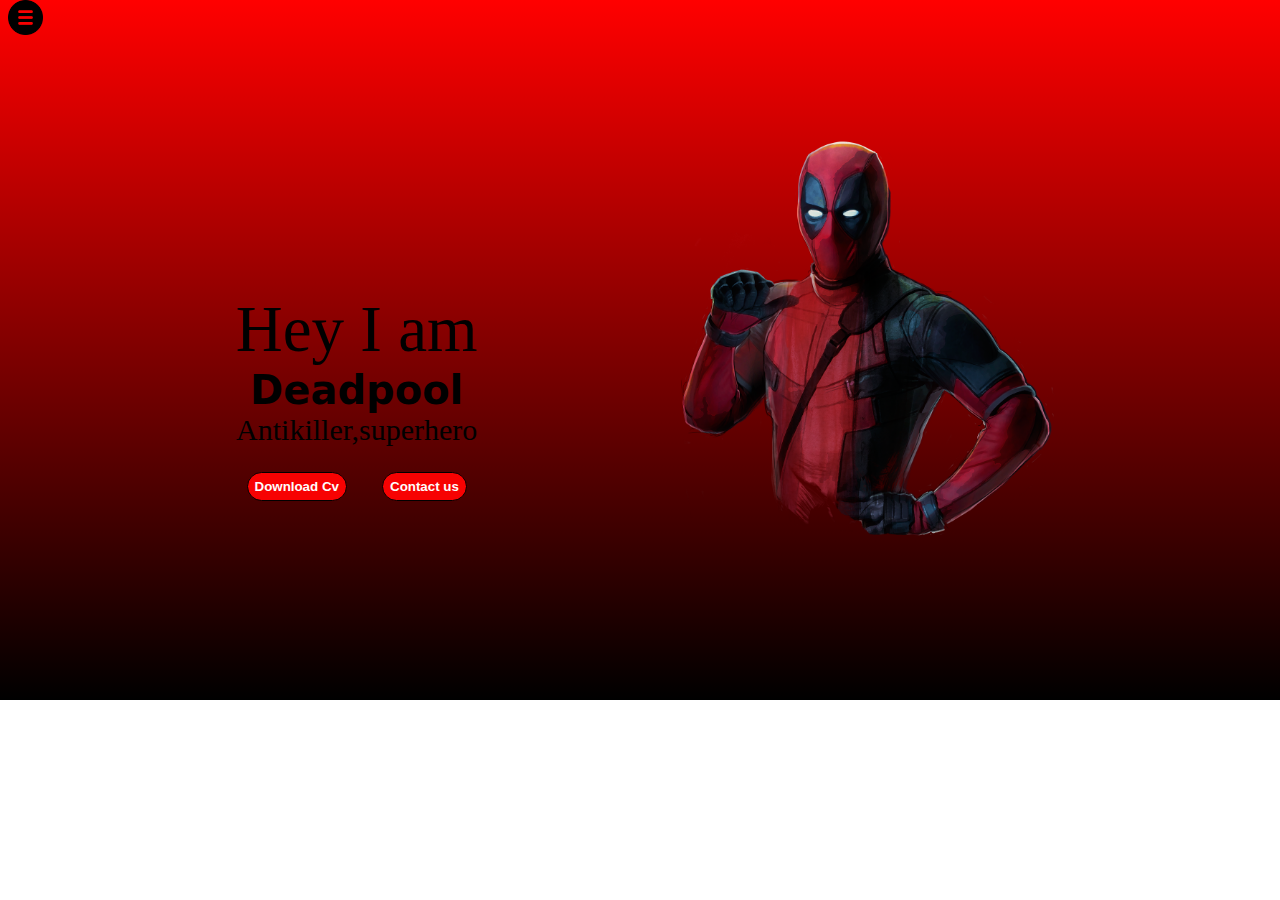
<file: index.html>
<!DOCTYPE html>
<html lang="en">
<head>
    <meta charset="UTF-8">
    <meta name="viewport" content="width=device-width, initial-scale=1.0">
    <title>Portflio Website</title>
    <link rel="stylesheet" href="css/style.css">
   
</head>
<body>
    <div class="container">
<div class="sidebar sidebargo">
  <div class="logo"> <img src="logo.jpg" alt=""> <p>Deadpool</p></div>
    <nav>
        <ul>
            <li><a href="Home.html">Home</a></li>
            <li><a href="Myintro.html">Myintro </a></li>
            <li><a href="services.html">Services</a></li>
            <li><a href="Blog.html">Blog</a></li>
            <li><a href="contact.html">Conatct</a></li>
        </ul>
    </nav>
</div>
<div class="main">
    <div class="hamburger">
        <img src="hamp.png" class="hamp" alt="">
        <img src="cross.png"class="cross"  alt="">
    </div>
   <div class="info">
    <div class="devinfo">
        <div class="Hello">Hey I am </div>
        <div class="name">Deadpool</div>
        <div class="about">Antikiller,superhero</div>
        <div class="button">
          <button>  <a href="/cv.txt">Download Cv</a></button>
       <button> <a href="contact.html">Contact us</a></button>
        </div>
    </div>
    <div class="devpic">
        <img src="dead.webp" alt="">
    </div>
   </div>
</div>




























</div>
 <script src="script.js"></script>
</body>
</html>
</file>
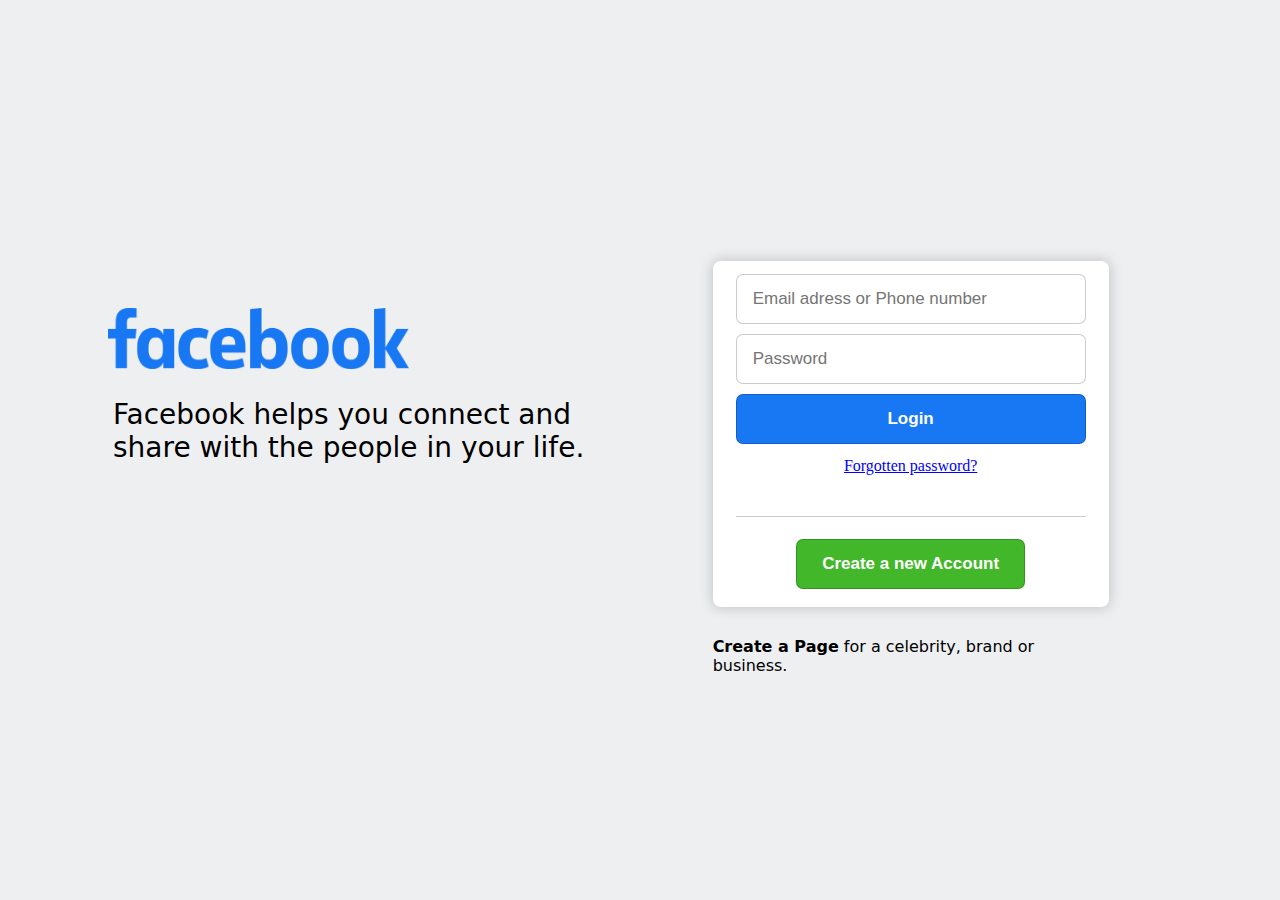
<file: Facebook -login/index.html>
<!DOCTYPE html>
<html lang="en">
<head>
    <meta charset="UTF-8">
    <meta name="viewport" content="width=device-width, initial-scale=1.0">
    <title>Facebook-loginpage</title>
    <link rel="stylesheet" href="style.css">
</head>
<body>
    <div id="main">
        <div class="box1">
            <div class="container">
             <img src="facebook-logo-2-2.png" alt="">
             <h2>Facebook helps you connect and share
                with the people in your life.</h2>
            
         </div>
        </div>
        <div class="box2">
            <div class="form">
                <form action="" class="form1">
                    <input class="inp email" type="text" placeholder="Email adress or Phone number">
                    <input class="inp" type="text"placeholder= "Password">
                    <button class="btn1 inp">Login</button>
                      <a href="" class="link">Forgotten password?</a>
                      <div class="blanck "></div>
                      <button class="btn2 inp">Create a new Account</button>
                </form>
                <h4><b>Create a Page</b> for a celebrity, brand or business.</h4>
            </div>

        </div>
    </div>
</body>
</html>
</file>
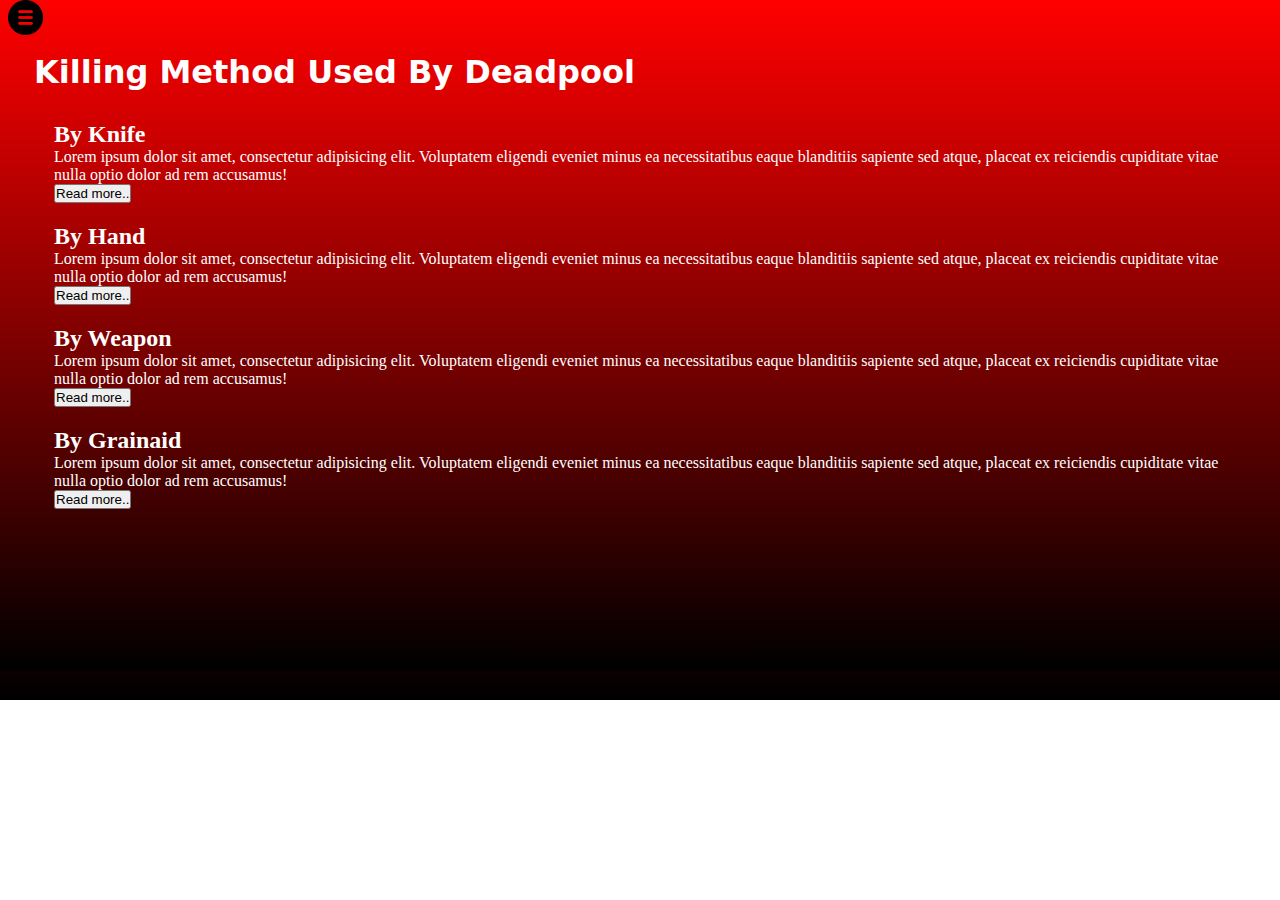
<file: Blog.html>
<!DOCTYPE html>
<html lang="en">
<head>
    <meta charset="UTF-8">
    <meta name="viewport" content="width=device-width, initial-scale=1.0">
    <title>Portflio Website</title>
    <link rel="stylesheet" href="css/style.css">
</head>
<body>
    <div class="container">
<div class="sidebar sidebargo">
   <div class="logo"><img src="logo.jpg" alt=""> <p>Deadpool</p></div>
    <nav>
        <ul>
            <li><a href="Home.html">Home</a></li>
            <li><a href="myintro.html">Myintro </a></li>
            <li><a href="services.html">Services</a></li>
            <li><a href="Blog.html">Blog</a></li>
            <li><a href="contact.html">Conatct</a></li>
        </ul>
    </nav>
</div>
<div class="main">
    <div class="hamburger">
        <img src="hamp.png" class="hamp" alt="">
        <img src="cross.png"class="cross"  alt="">
    </div>
  <div class="blogcontainer">
    <h1>Killing Method Used By Deadpool</h1>
    <div class="blogitems">
        <h2>By Knife</h2>
        <p>Lorem ipsum dolor sit amet, consectetur adipisicing elit. Voluptatem eligendi eveniet minus ea necessitatibus eaque blanditiis sapiente sed atque, placeat ex reiciendis cupiditate vitae nulla optio dolor ad rem accusamus!</p>
        <button class="btn btn-in">Read more..</button>
    </div>
    <div class="blogitems">
        <h2>By Hand</h2>
        <p>Lorem ipsum dolor sit amet, consectetur adipisicing elit. Voluptatem eligendi eveniet minus ea necessitatibus eaque blanditiis sapiente sed atque, placeat ex reiciendis cupiditate vitae nulla optio dolor ad rem accusamus!</p>  <button class="btn btn-in">Read more..</button>
    </div>
    <div class="blogitems">
        <h2>By Weapon</h2>
        <p>Lorem ipsum dolor sit amet, consectetur adipisicing elit. Voluptatem eligendi eveniet minus ea necessitatibus eaque blanditiis sapiente sed atque, placeat ex reiciendis cupiditate vitae nulla optio dolor ad rem accusamus!</p>  <button class="btn btn-in">Read more..</button>
    </div>
    <div class="blogitems">
        <h2>By Grainaid</h2>
        <p>Lorem ipsum dolor sit amet, consectetur adipisicing elit. Voluptatem eligendi eveniet minus ea necessitatibus eaque blanditiis sapiente sed atque, placeat ex reiciendis cupiditate vitae nulla optio dolor ad rem accusamus!</p>  <button class="btn btn-in">Read more..</button>
    </div>
  </div>
</div>




























</div>
    <script src="script.js"></script>
</body>
</html>
</file>
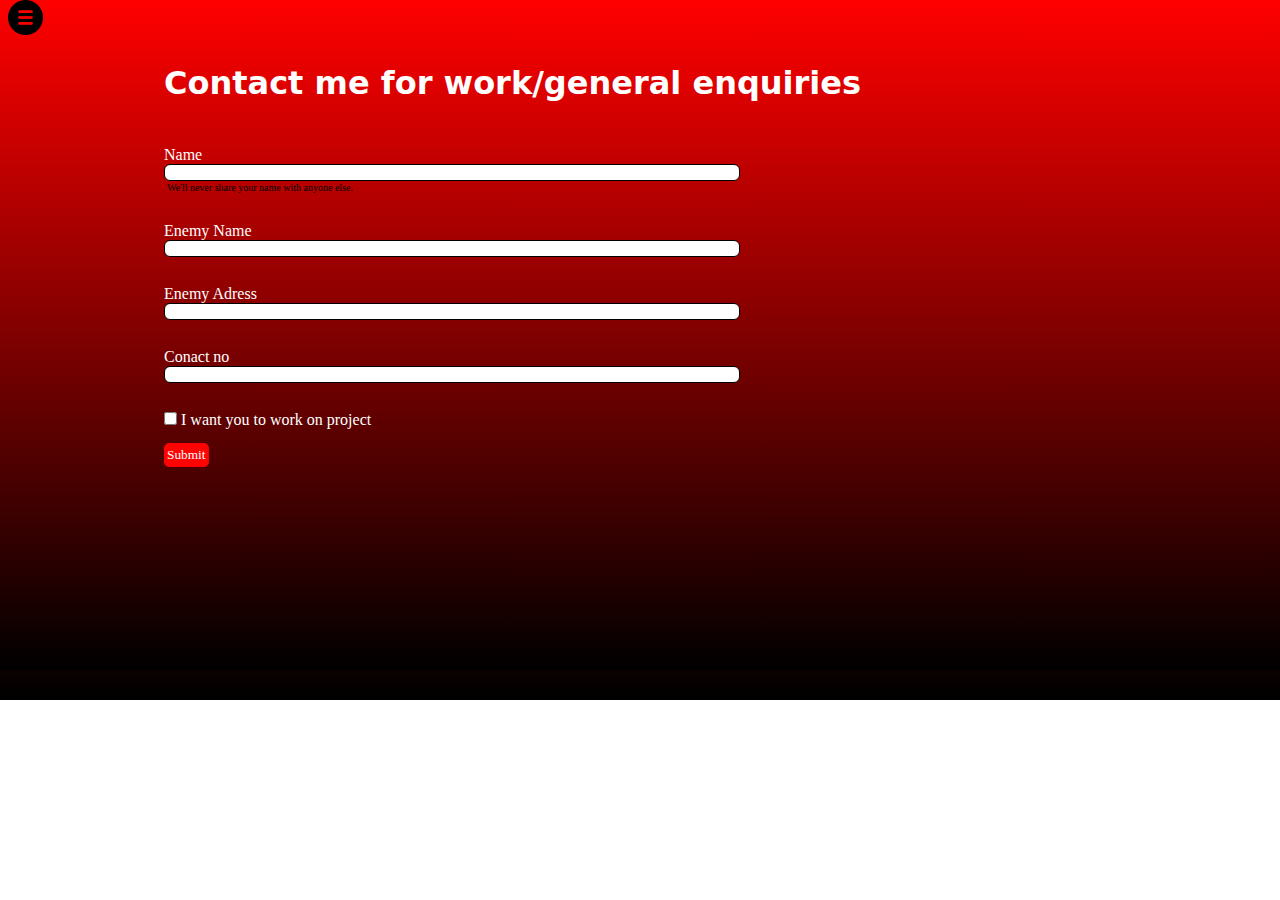
<file: contact.html>
<!DOCTYPE html>
<html lang="en">
<head>
    <meta charset="UTF-8">
    <meta name="viewport" content="width=device-width, initial-scale=1.0">
    <title>Portflio Website</title>
    <link rel="stylesheet" href="css/style.css">
</head>
<body>
    <div class="container">
<div class="sidebar sidebargo">
  <div class="logo"> <img src="logo.jpg" alt=""> <p>Deadpool</p></div>
    <nav>
        <ul>
            <li><a href="Home.html">Home</a></li>
            <li><a href="myintro.html">Myintro </a></li>
            <li><a href="services.html">Services</a></li>
            <li><a href="Blog.html">Blog</a></li>
            <li><a href="contact.html">Conatct</a></li>
        </ul>
    </nav>
</div>
<div class="main">
  <div class="hamburger">
    <img src="hamp.png" class="hamp" alt="">
    <img src="cross.png"class="cross"  alt="">
</div>
   <div class="contactform">
    <h1>Contact me for work/general enquiries</h1>
    <form>
        <div class="mb-3 flex">
          <label for="exampleInputEmail1" class="form-label ">Name</label>
          <input type="email" class="form-control " id="exampleInputEmail1" aria-describedby="emailHelp">
          <div id="emailHelp" class="form-text flex">We'll never share your name with anyone else.</div>
        </div>
        <div class="mb-3 flex">
          <label for="exampleInputEmail1" class="form-label ">Enemy Name</label>
          <input type="email" class="form-control " id="exampleInputEmail1" aria-describedby="emailHelp">
         
        </div>
        <div class="mb-3 flex">
          <label for="exampleInputEmail1" class="form-label ">Enemy Adress</label>
          <input type="email" class="form-control " id="exampleInputEmail1" aria-describedby="emailHelp">
        </div>
        <div class="mb-3 flex">
          <label for="clientphone" class="form-label">Conact no</label>
          <input type="password" class="form-control" id="exampleInputPassword1">
        </div>
        <div class="mb-3 form-check">
          <input type="checkbox" class="form-check-input" id="isclient">
          <label class="form-check-label" for="isclient">I want you to work on project</label>
        </div>
        <button type="submit" class="btn btn-primary">Submit</button>
      </form>
   </div>
</div>




























</div>
    <script src="script.js"></script>
</body>
</html>
</file>
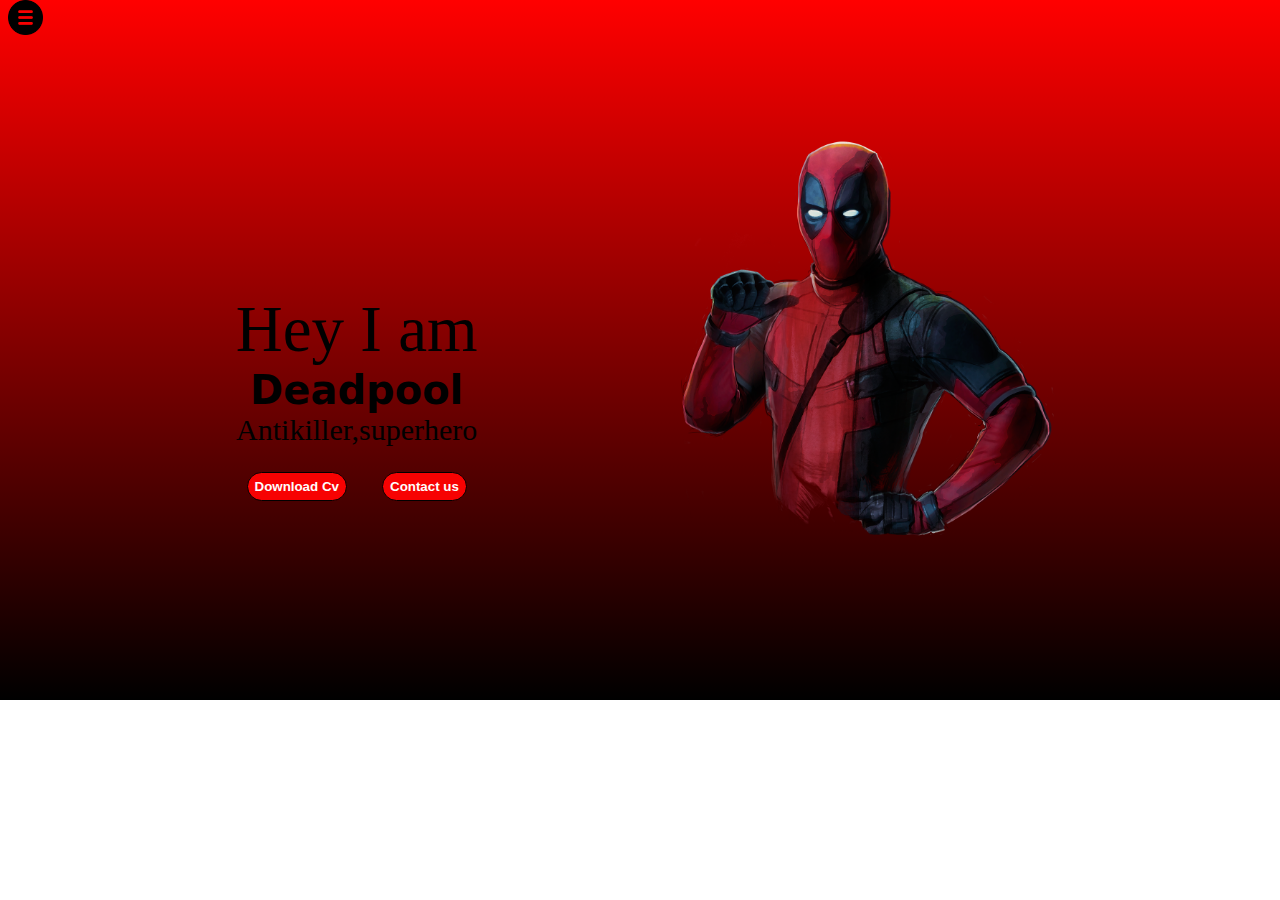
<file: Home.html>
<!DOCTYPE html>
<html lang="en">
<head>
    <meta charset="UTF-8">
    <meta name="viewport" content="width=device-width, initial-scale=1.0">
    <title>Portflio Website</title>
    <link rel="stylesheet" href="css/style.css">
</head>
<body>
    <div class="container">
<div class="sidebar sidebargo">
   <div class="logo"><img src="logo.jpg" alt=""> <p>Deadpool</p></div>
    <nav>
        <ul>
            <li><a href="Home.html">Home</a></li>
            <li><a href="myintro.html">Myintro </a></li>
            <li><a href="services.html">Services</a></li>
            <li><a href="Blog.html">Blog</a></li>
            <li><a href="contact.html">Conatct</a></li>
        </ul>
    </nav>
</div>
<div class="main">
    <div class="hamburger">
        <img src="hamp.png" class="hamp" alt="">
        <img src="cross.png"class="cross"  alt="">
    </div>
   <div class="info">
    <div class="devinfo">
        <div class="Hello">Hey I am </div>
        <div class="name">Deadpool</div>
        <div class="about">Antikiller,superhero</div>
        <div class="button">
            <button><a href="/cv.txt">Download Cv</a></button>
            <button> <a href="contact.html">Contact us</a></button>
        </div>
    </div>
    <div class="devpic">
        <img src="dead.webp" alt="">
    </div>
   </div>
</div>




























</div>
    <script src="script.js"></script>
</body>
</html>
</file>
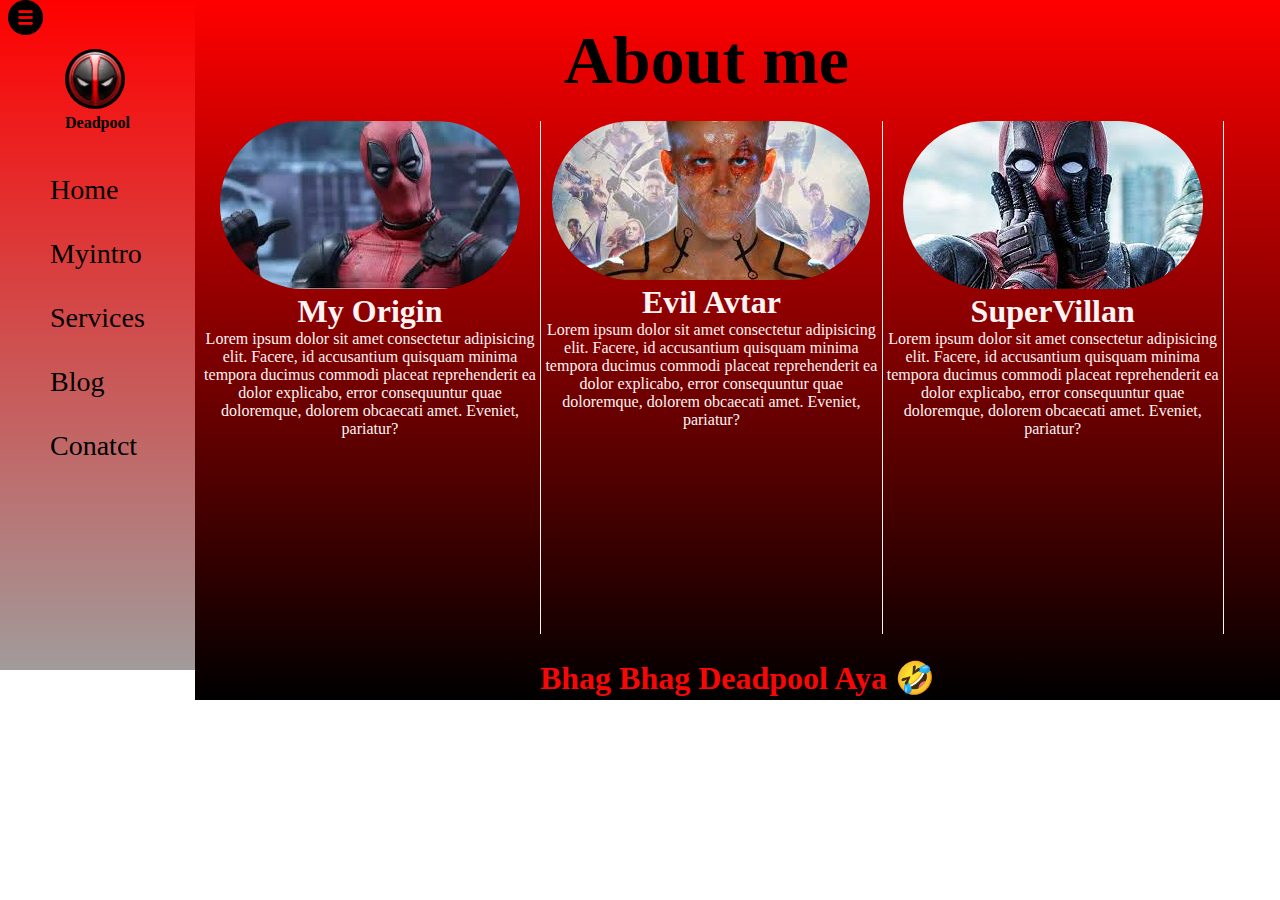
<file: Myintro.html>
<!DOCTYPE html>
<html lang="en">
<head>
    <meta charset="UTF-8">
    <meta name="viewport" content="width=device-width, initial-scale=1.0">
    <title>Portflio Website</title>
    <link rel="stylesheet" href="css/style.css">
</head>
<body>
    <div class="container">
<div class="sidebar">
  <div class="logo"> <img src="logo.jpg" alt=""> <p>Deadpool</p></div>
    <nav>
        <ul>
            <li><a href="Home.html">Home</a></li>
            <li><a href="myintro.html">Myintro </a></li>
            <li><a href="services.html">Services</a></li>
            <li><a href="Blog.html">Blog</a></li>
            <li><a href="contact.html">Conatct</a></li>
        </ul>
    </nav>
</div>
<div class="main responseintro">
    <div class="hamburger">
        <img src="hamp.png" class="hamp" alt="">
        <img src="cross.png"class="cross"  alt="">
    </div>
    <div class="info-head">  <h1>About me</h1></div>
    <div class="info infod">
  
    <div class="info-box">
        <div class="info-img">
            <img src="imagesfvkuy.jpeg" alt="">
        </div>
        <div class="info-para">
            <h1>My Origin</h1>
            <p>Lorem ipsum dolor sit amet consectetur adipisicing elit. Facere, id accusantium quisquam minima tempora ducimus commodi placeat reprehenderit ea dolor explicabo, error consequuntur quae doloremque, dolorem obcaecati amet. Eveniet, pariatur?</p>
        </div>
    </div>
    <div class="info-box">
        <div class="info-img">
            <img src="imageshdg.jpeg" alt="">
        </div>
        <div class="info-para">
            <h1>Evil Avtar</h1>
            <p>Lorem ipsum dolor sit amet consectetur adipisicing elit. Facere, id accusantium quisquam minima tempora ducimus commodi placeat reprehenderit ea dolor explicabo, error consequuntur quae doloremque, dolorem obcaecati amet. Eveniet, pariatur?</p>
        </div>
    </div>
    <div class="info-box">
        <div class="info-img">
            <img src="Untitledutf.jpeg" alt="">
        </div>
        <div class="info-para">
            <h1>SuperVillan</h1>
            <p>Lorem ipsum dolor sit amet consectetur adipisicing elit. Facere, id accusantium quisquam minima tempora ducimus commodi placeat reprehenderit ea dolor explicabo, error consequuntur quae doloremque, dolorem obcaecati amet. Eveniet, pariatur?</p>
        </div>
    </div>
</div>
<div class="safe">
    <h1>Bhag Bhag Deadpool Aya 🤣</h1>
</div>
   
   </div>
</div>




























</div>
    <script src="script.js"></script>
</body>
</html>
</file>
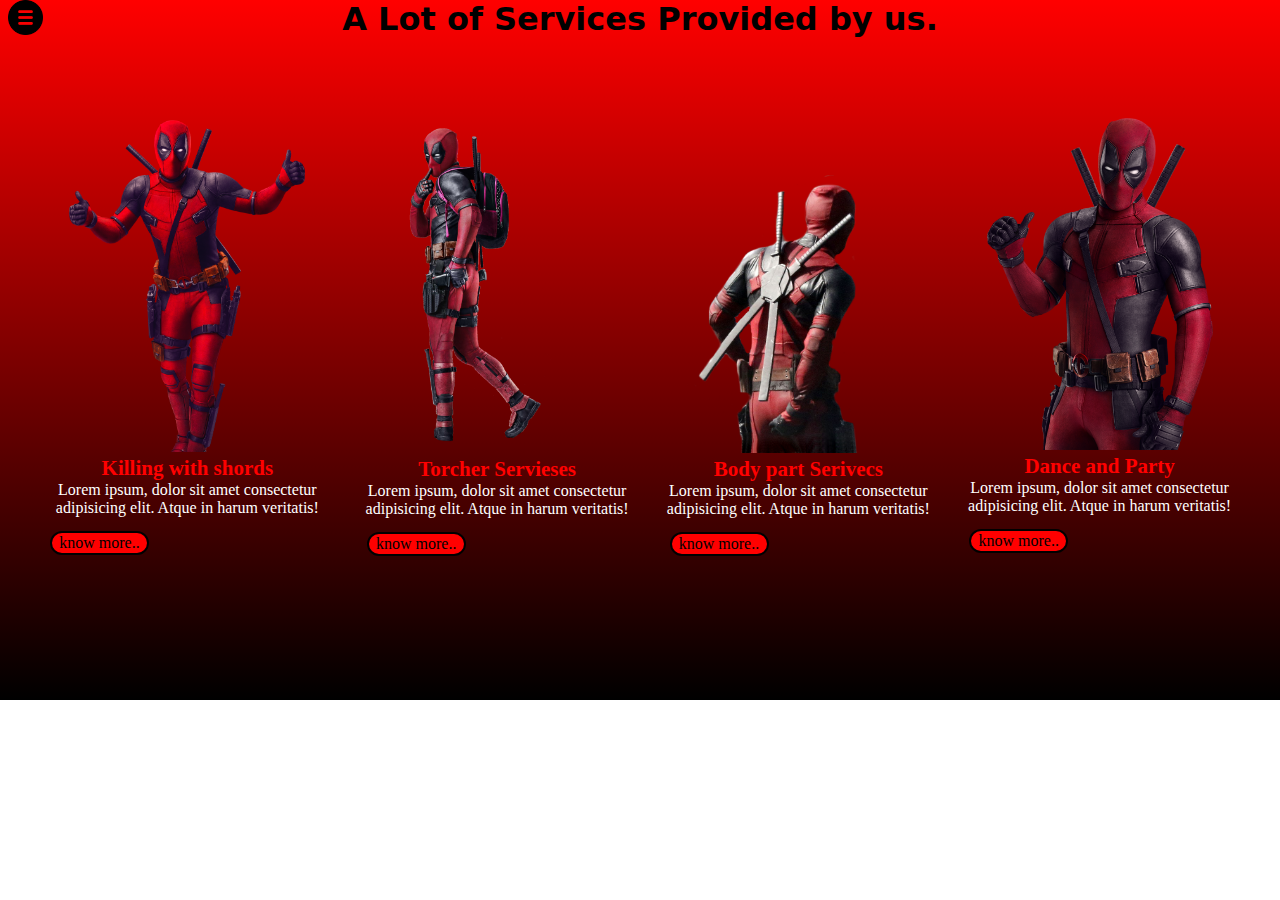
<file: services.html>
<!DOCTYPE html>
<html lang="en">
<head>
    <meta charset="UTF-8">
    <meta name="viewport" content="width=device-width, initial-scale=1.0">
    <title>Portflio Website</title>
    <link rel="stylesheet" href="css/style.css">
</head>
<body>
    <div class="container">
<div class="sidebar sidebargo">
 <div class="logo">  <img src="logo.jpg" alt=""> <p>Deadpool</p></div>
    <nav>
        <ul>
            <li><a href="Home.html">Home</a></li>
            <li><a href="myintro.html">Myintro </a></li>
            <li><a href="services.html">Services</a></li>
            <li><a href="Blog.html">Blog</a></li>
            <li><a href="contact.html">Conatct</a></li>
        </ul>
    </nav>
</div>
<div class="main">
    <div class="hamburger">
        <img src="hamp.png" class="hamp" alt="">
        <img src="cross.png"class="cross"  alt="">
    </div>
  <div class="service-head">
    <h1>A Lot of Services Provided by us.</h1>
  </div>
  <div class="service-box">
    <div class="service-img">
       <img src="services4.png" class="img1" alt="">
      <div class="service-content">
        <div class="text">
            Killing with shords</div>
            <p>Lorem ipsum, dolor sit amet consectetur adipisicing elit. Atque in harum veritatis!</p>
            <div class="btn3">know more..</div>
           
      </div>
      
     
    </div>
    <div class="service-img">
     <img src="services1.jpeg" class="img2" alt="">
    <div class="service-content">
        <div class="text">Torcher Servieses</div>
        <p>Lorem ipsum, dolor sit amet consectetur adipisicing elit. Atque in harum veritatis!</p>
        <div class="btn3">know more..</div>
    </div>
    </div>
    <div class="service-img">
    <img src="services2.png" class="img3" alt="">
   <div class="service-content">
    <div class="text">Body part Serivecs</div>
    <p>Lorem ipsum, dolor sit amet consectetur adipisicing elit. Atque in harum veritatis!</p>
    <div class="btn3">know more..</div>
   </div>
</div>
    <div class="service-img">
       <img src="services3.png"  class="img4" alt="">
     <div class="service-content">
        <div class="text">Dance and Party </div>
        <p>Lorem ipsum, dolor sit amet consectetur adipisicing elit. Atque in harum veritatis!</p>
        <div class="btn3">know more..</div>
     </div>
    </div>
  </div>
  
</div>




























</div>
    <script src="script.js"></script>
</body>
</html>
</file>
<file: css/style.css>
* {
    margin: 0;
    padding: 0;
    box-sizing: border-box;
    list-style: none;

}

.sidebar {
    background: linear-gradient(red, rgba(109, 100, 100, 0.645));
    /* width: 434px; */
    display: flex;
    flex-direction: column;
    height: 670px;
    /* transition: transform .1s ease-in; */
}

.logo {
    width: 84px;
    margin: 22px 53px;
    padding: 27px 3px;
}


.logo>img {
    width: 60px;
    border-radius: 34px;
    text-align: center;
    margin: 0px 9px;
}

.logo>p {
    padding: 1px 9px;
    font-family: cursive;
    font-weight: 700;
    text-align: center;
}

.main {
    /* background-color: aqua; */
    width: 317vh;
    background: linear-gradient(red, black);
    height: 700px;
}

.container {
    display: flex;
}

nav {
    padding: 50px;
    font-family: system-ui, -apple-system, BlinkMacSystemFont, 'Segoe UI', Roboto, Oxygen, Ubuntu, Cantarell, 'Open Sans', 'Helvetica Neue', sans-serif;
    height: 100vh;

}

nav>ul>li {
    padding: 16px 0px;
}

nav>ul {
    margin: -74px 0px;
}

nav>ul>li>a {
    text-decoration: none;
    font-size: 28px;
    color: black;
    font-family: cursive;
}

.info {
    /* background-color: rgb(77, 48, 48); */
    height: 57vh;
    width: 80vw;
    margin: 140px auto;
    display: flex;
    justify-content: space-around;
    /* color: white; */
}

.devinfo {
    display: flex;
    justify-content: center;
    flex-direction: column;
    font-family: system-ui, -apple-system, BlinkMacSystemFont, 'Segoe UI', Roboto, Oxygen, Ubuntu, Cantarell, 'Open Sans', 'Helvetica Neue', sans-serif;

}

.devpic {}

.devpic>img {
    /* border: 2px solid white; */
    /* width: 316px;
    margin-top: 66px;
    background-color: black; */
    height: 400px;
}

.Hello {
    font-size: 65px;
    font-family: cursive;
}

.name {
    font-size: 40px;
    font-weight: 700;
    font-family: system-ui, -apple-system, 'Segoe UI', Roboto, Oxygen, Ubuntu, Cantarell, 'Open Sans';
}

.about {
    font-size: 30px;
    font-family: cursive;
}

.button {
    padding: 0px 8px;
    margin-top: 25px;
}

.button>button {
    border: 2px solid;
    border-radius: 19px;
    padding: 2px 3px;
    color: white;
    background-color: #f70202;
    padding: 6px 7px;
    border: 1px solid black;
    font-weight: bold;
    margin: 0px 15px;
    cursor: pointer;
}

.button>button:hover {
    background-color: #ffffff;
    color: rgb(253, 6, 6);
}

.button>button>a {
    text-decoration: none;
    color: rgb(255, 252, 252);
}
.button>button>a:hover{
    color: red;
}

.contactform {
    font-family: cursive;
    padding: 64px 164px;
    background: linear-gradient(red, black);
    height: 670px;
    color: white;
}

.contactform>h1 {
    font-family: system-ui, -apple-system, BlinkMacSystemFont, 'Segoe UI', Roboto, Oxygen, Ubuntu, Cantarell, 'Open Sans', 'Helvetica Neue', sans-serif;
    /* text-align: center; */
}

.contactform>form {
    padding: 30px 0px;
}

.contactform>form>div {
    padding: 14px 0px;
    cursor: pointer;
}

#emailHelp {
    font-size: 10px;
    margin: 1px 3px;
    color: #000000;
}

.flex {
    display: flex;
    flex-direction: column;
    width: 45vw;
}

.form-control {
    border: 1.5px solid black;
    border-radius: 6px;
}

.btn-primary {
    color: rgb(255, 255, 255);
    background: rgb(255, 3, 3);
    border: 1px solid rgb(251, 2, 2);
    border-radius: 5px;
    padding: 3px 2px;
    font-family: cursive;
}

.btn-primary:hover {
    background-color: rgb(255, 255, 255);
    color: rgb(241, 4, 4);
    cursor: pointer;
}

.blogcontainer {
    padding: 43px 34px;
    background: linear-gradient(red, black);
    color: white;
    height: 670px;
}

.blogcontainer>h1 {
    padding: 10px 0px;
    font-family: system-ui, -apple-system, BlinkMacSystemFont, 'Segoe UI', Roboto, Oxygen, Ubuntu, Cantarell, 'Open Sans', 'Helvetica Neue', sans-serif;
}

.blogitems {
    margin: 20px;
    font-family: cursive;
}

.info {
    text-align: center;
    display: flex;
    /* margin: 5px 5px; */

}

.info-head {
    margin: 21px 339px;
    font-size: 34px;
    text-align: center;
    width: 345px;
}

.info-box {
    color: rgb(255, 243, 243);
    display: flex;
    width: 347px;
    flex-direction: column;
    border-right: 1px solid;
    font-family: system-ui, -apple-system, BlinkMacSystemFont, 'Segoe UI', Roboto, Oxygen, Ubuntu, Cantarell, 'Open Sans', 'Helvetica Neue', sans-serif;
}

.info-img>img {
    border-radius: 434px;
}

.info-para {
    font-family: cursive;
}

.safe {
    margin-top: 25px;
    text-align: center;
    color: rgb(248, 7, 7);
}

.infod {
    margin: 5px 5px;
}

.service-head {
    text-align: center;
    font-family: system-ui, -apple-system, BlinkMacSystemFont, 'Segoe UI', Roboto, Oxygen, Ubuntu, Cantarell, 'Open Sans', 'Helvetica Neue', sans-serif;
}

.service-box {
    display: grid;
    /* background-color: blue; */
    grid-template-columns: repeat(4, auto);
    grid-gap: 1rem;
    text-align: center;
    margin: 80px 37px;
    height: 62vh;


}

.service-img {
    /* background-color: aquamarine; */


}

.service-img>img {
    /* width: 230px; */

}

.text {
    font-weight: bold;
    color: rgb(255, 0, 0);
    font-size: 21px;

}

.service-content>p {
    font-family: cursive;
    color: white;
}

.btn3 {
    border: 2px solid black;
    border-radius: 19px;
    margin: 14px 13px;
    width: 99px;
    background: red;
    padding: 1px 7px;
}

.btn3:hover {
    background-color: whitesmoke;
    color: red;
    cursor: pointer;
}

.img1 {
    width: 240px;
}

.img2 {
    width: 226px;
}

.img3 {
    width: 223px;
}

.img4 {
    width: 226px;
}

.sidebargo {
    transform: translate(-443px, 0px);
    position: absolute;
    transition:transform .4s ease-in;
}

.hamp {
    width: 35px;
    position: absolute;
    left: 8px;
}

.cross {
    width: 35px;
    position: absolute;
    left: 172px;
}





/* Media querry */

@media (max-width:870px) {
    * {
        /* background-color: white; */
    }

    .main {
        height: 880px;


    }

    .info {
        display: flex;
        flex-direction: column-reverse;
    }

    .devinfo {
        font-size: 10px;
    }

    .devpic {}

    .devpic>img {
        height: 215px;
    }

    .contactform {
        padding: 64px 45px;
        height: 810px;

    }

    .blogcontainer {

        height: 815px;
    }

    .button {
        font-size: 10px;
    }

    .info-para {
        font-size: .5rem;
    }

    .info-img>img {
        width: 12em;
        border-radius: 45px;
    }

    .safe {
        margin-top: 65px;
        display: none;
        text-align: left;
        color: rgb(248, 7, 7);
        font-size: .5rem;
    }

    .info-box {
        border: none;
        margin: 24px 2px;
    }

    .blogitems {
        font-size: .6rem;
    }

    .btn-in {
        width: 53px;
        height: 16px;
        font-size: 8px;
    }

    .info-head {
        margin: 64px 15px;
        font-size: 24px;
    }

    .service-box {
        display: grid;
        grid-template-columns: repeat(1, auto);
        grid-gap: 1rem;
        text-align: center;
        margin: 42px 37px;
        height: 62vh;
        font-size: .7rem;
    }

    .service-head {
        font-size: 0.7rem;
        margin: 47px 2px;
        text-align: left;
    }
    .service-img>img{
        width: 115px;
        
    }
    .btn3 {
        border: 0px solid black;
        border-radius: 8px;
        margin: 9px 133px;
        width: 61px;
        background: red;
        padding: 0px 1px;
      }
      .service-img{
        display: flex;
      }
   .text{
    color: black;
    text-align: center;
   }
   .service-content>p{
    width: 189px;
   }
   .btn3 {
    border: 1px solid black;
    margin: 9px 55px;
    width: 67px;
    padding: 0px 2px;
  }
















}
</file>
<file: Facebook -login/style.css>
* {
    margin: 0;
    padding: 0;
    box-sizing: border-box;
}

body,
html {
    width: 100%;
    height: 100%;
}

#main {
    /* background-color: aqua; */
    display: flex;
    width: 100%;
    height: 100vh;
    display: flex;
    align-items: center;
    justify-content: end;
    background-color: #c9ccd14f;

}

.box1 {
    /* background-color: red; */
    width: 68vw;
    height: 335px;
    /* display: flex;
    flex-direction: column;
    justify-content: center; */
    /* align-items: center; */
}

.container {
    margin: 2px 85px;
    ;
}

.container>img {
    width: 301px;
    height: 61px;
    margin: 23px;
}

.container>h2 {
    font-family: system-ui, -apple-system, BlinkMacSystemFont, 'Segoe UI', Roboto, Oxygen, Ubuntu, Cantarell, 'Open Sans', 'Helvetica Neue', sans-serif;
    margin: 2px 28px;
    font-weight: normal;
    font-size: 28px;
}

.box2 {
    /* background-color: #bababa; */
    /* width: 50%;
    height: 90vh; */
    /* width: 396px;
    height: 496px; */
    width: 500px;
height: 421px;
    margin-right: 158px;
}

.form {
    background-color: ;
    width: 396px;
    height: 456px;
    display: flex;
    flex-direction: column;
    align-items: center;
    justify-content: center;
   
}

h4 {
    font-weight: normal;
    font-family: system-ui, -apple-system, BlinkMacSystemFont, 'Segoe UI', Roboto, Oxygen, Ubuntu, Cantarell, 'Open Sans', 'Helvetica Neue', sans-serif;
    margin-top: 30px;
    font-family: 13px;
}

.form1 {
    width: 396px;
    height: 346px;
    background-color: #fff;
    display: flex;
    flex-direction: column;
    border-radius: 8px;
    box-shadow: 0.1px 0px 13.1px 0.6px #00000030;
}

.inp {
    padding: 14px 16px;
    margin: 5px 23px;
    font-size: 17px;
    border-radius: 7px;
    width: 350px;
    border: 1px solid #0003;

}
.email{
    margin-top: 13px;
}

.link {
    text-align: center;
    margin: 8px;
    color: blue
}

.blanck {
    border-bottom: 1px solid #0003;
    padding: 14px 16px;
    margin: 5px 23px;
}

.btn1 {
    background-color: #1877f2;
    color: #fff;
    font-weight: bolder;
}

.btn2 {
    background-color: #42b72a;
    color: #fff;
    margin-top: 15px;
    font-weight: bolder;
    width: 58%;
    margin: auto;
}
</file>
